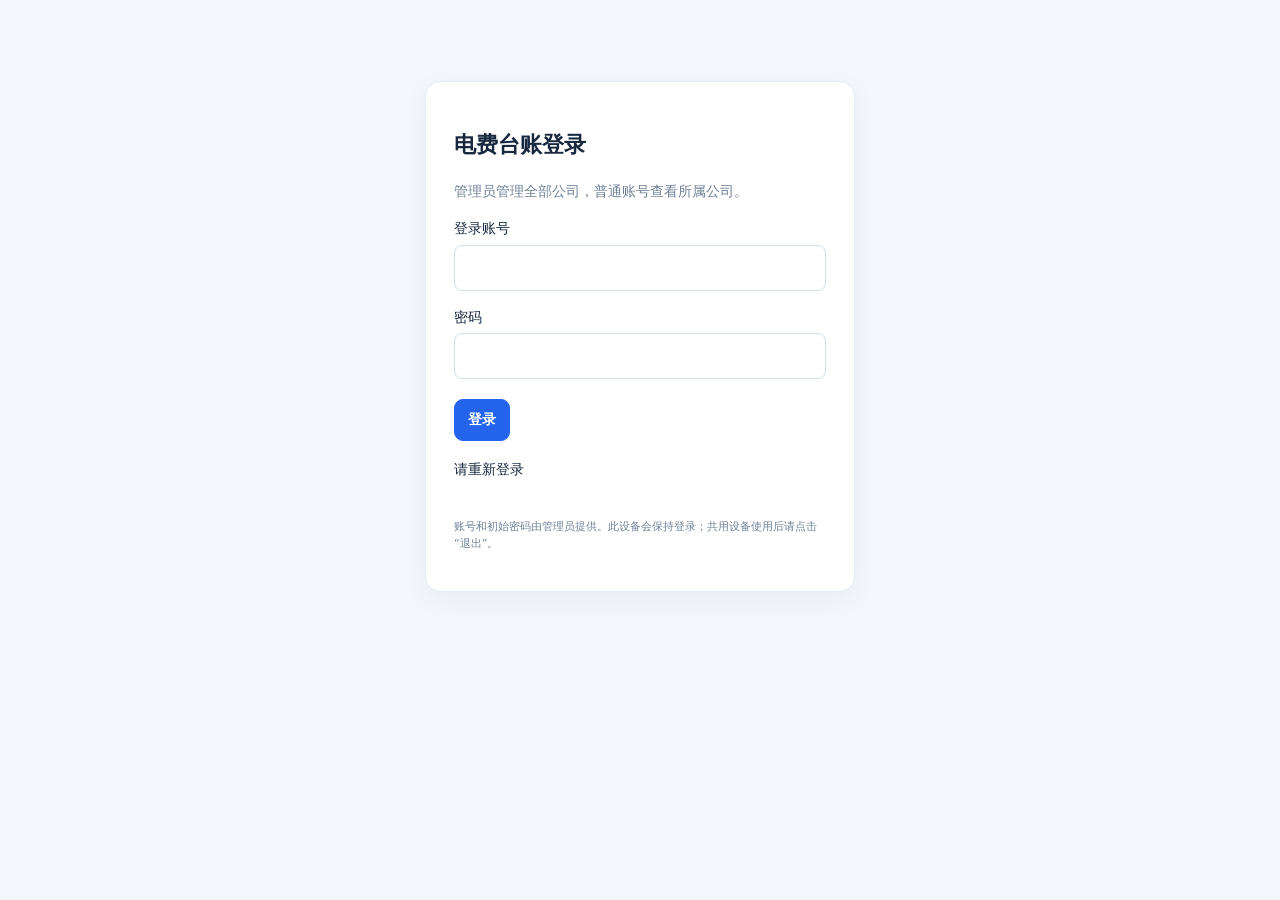
<file: index.html>
<!doctype html>
<html lang="zh-CN">
<head>
<meta charset="utf-8"><meta name="viewport" content="width=device-width, initial-scale=1">
<meta name="theme-color" content="#f3f6fa"><title>电费月度计算与记录</title>
<style>
:root{--ink:#17283f;--muted:#708198;--line:#e5ebf2;--paper:#fff;--bg:#f3f6fa;--blue:#2463eb;--blue2:#eaf1ff;--mint:#078c76;--mintbg:#e7f7f3;--orange:#d77924;--shadow:0 8px 28px #1934560b}*{box-sizing:border-box}body{margin:0;background:var(--bg);color:var(--ink);font:14px/1.55 "Microsoft YaHei", "PingFang SC", system-ui, sans-serif}button,input,select{font:inherit}button{cursor:pointer}.shell{max-width:1440px;margin:auto;padding:26px 30px 48px}.topbar{display:flex;align-items:center;justify-content:space-between;margin-bottom:22px}.brand{display:flex;align-items:center;gap:13px}.brandmark{width:42px;height:42px;display:grid;place-items:center;border-radius:13px;background:var(--blue);color:white;font-weight:800;font-size:20px;box-shadow:0 5px 14px #2463eb40}.brand h1{font-size:19px;margin:0;letter-spacing:.3px}.brand p{margin:2px 0 0;color:var(--muted);font-size:12px}.top-actions{flex-wrap:wrap;display:flex;align-items:center;gap:9px}.pill{color:#65768b;background:#fff;border:1px solid var(--line);border-radius:20px;padding:8px 12px;font-size:12px}.btn{border:1px solid var(--line);background:white;color:var(--ink);border-radius:9px;padding:9px 13px;font-weight:600}.btn:hover{border-color:#9db7e9;background:#f9fbff}.btn.primary{background:var(--blue);color:white;border-color:var(--blue)}.btn.primary:hover{background:#1854d5}.btn.ghost{color:var(--blue);border-color:#d5e2ff;background:#f8faff}.btn.small{padding:6px 9px;font-size:12px}.layout{display:grid;grid-template-columns:1fr;gap:16px}.panel{background:var(--paper);border:1px solid var(--line);border-radius:15px;box-shadow:var(--shadow)}.companybar{display:flex;align-items:center;gap:15px;padding:17px 20px}.companybar label{color:var(--muted);font-size:12px}.companybar select{min-width:260px;border:1px solid var(--line);background:white;border-radius:9px;padding:10px 36px 10px 12px;color:var(--ink);font-weight:700}.companymeta{font-size:12px;color:var(--muted)}.grow{flex:1}.overview{padding:20px 22px 16px;overflow:hidden;background:linear-gradient(115deg,#fff 60%,#f4f8ff)}.overviewhead{display:flex;align-items:center;justify-content:space-between;margin-bottom:17px}.overline{display:flex;gap:8px;align-items:center;color:var(--muted);font-size:12px}.dot{width:7px;height:7px;border-radius:50%;background:var(--mint)}.kpis{display:grid;grid-template-columns:repeat(3,1fr);gap:13px}.kpi{padding:14px 16px;border:1px solid var(--line);border-radius:12px;background:#ffffffc9}.kpi .label{color:var(--muted);font-size:12px;display:flex;align-items:center;gap:7px}.kpi .value{font-size:26px;font-weight:750;letter-spacing:-.6px;margin-top:7px}.kpi .unit{font-size:12px;font-weight:500;color:var(--muted);margin-left:5px;letter-spacing:0}.kpi .hint{font-size:11px;color:#8796a8;margin-top:3px}.kpi.blue .value{color:var(--blue)}.kpi.green .value{color:var(--mint)}.sectionhead{display:flex;align-items:center;gap:10px;margin:0 0 14px}.sectionhead h2{margin:0;font-size:15px}.sectionhead p{margin:0;color:var(--muted);font-size:12px}.sectionhead .grow{flex:1}.columns{display:grid;grid-template-columns:1fr;gap:16px;align-items:start}.pad{padding:19px 20px}.formtop{display:flex;gap:12px;align-items:end;flex-wrap:wrap;margin:14px 0 12px}.field{display:flex;flex-direction:column;gap:5px}.field label{font-size:11px;color:var(--muted)}.field input,.field select{width:140px;border:1px solid var(--line);border-radius:8px;padding:8px 9px;color:var(--ink);background:#fff;outline:none}.field input:focus,.field select:focus{border-color:#8caef7;box-shadow:0 0 0 3px #2463eb14}.field input[readonly]{background:#f5f7fa;color:#58697d}.field.compact input{width:95px}.field.rate input{width:100px}.formula{font-size:11px;color:#73839a;background:#f6f8fb;border-radius:8px;padding:8px 10px;margin-bottom:11px}.formula b{color:#40546f;font-weight:650}.meterwrap{overflow:auto;border:1px solid var(--line);border-radius:10px}.meters{border-collapse:collapse;width:100%;min-width:600px}.meters th{font-size:11px;color:#7c8ba0;background:#f7f9fc;text-align:left;font-weight:650;padding:9px 10px;white-space:nowrap}.meters td{padding:8px 10px;border-top:1px solid #edf1f5;white-space:nowrap}.meters input{width:100px;border:1px solid #e4eaf1;border-radius:7px;padding:6px 7px;color:var(--ink);outline:none}.meters input:focus{border-color:#8caef7}.metername{font-weight:650}.badge{font-size:10px;border-radius:12px;background:#edf3ff;color:#3c66bd;padding:3px 7px}.badge.hv{background:#f0edff;color:#7355b5}.reading-ro{background:#f6f8fa!important;color:#79879a!important}.calc{color:#226bb9;font-variant-numeric:tabular-nums}.remove{border:0;background:none;color:#a4afbd;padding:3px;font-size:17px}.remove:hover{color:#d44}.formfoot{display:flex;align-items:center;gap:9px;margin-top:12px}.livecalc{margin-left:auto;color:var(--muted);font-size:12px;text-align:right}.livecalc b{color:var(--ink);font-size:14px}.notice{font-size:11px;color:#8290a1;margin-top:10px}.history-query{padding-bottom:17px;margin-bottom:18px;border-bottom:1px solid var(--line)}.history-controls{margin:10px 0}.history-controls .field select{width:180px}.history-summary{display:flex;align-items:center;gap:8px;flex-wrap:wrap;color:var(--muted);font-size:11px;padding-top:17px}.history-summary b{color:var(--ink);font-size:12px}.history-table{min-width:610px}.history-table td{font-variant-numeric:tabular-nums}.records-head{display:flex;align-items:center;gap:9px;margin-bottom:12px}.records-head h2{font-size:15px;margin:0}.records-head span{font-size:11px;color:var(--muted)}.records{overflow-x:auto!important;border:1px solid var(--line);border-radius:10px;overflow:hidden}.records table{border-collapse:collapse;width:100%;font-size:12px}.records th{text-align:left;padding:9px 10px;color:#74839a;background:#f7f9fc;font-weight:600;white-space:nowrap}.records td{padding:9px 10px;border-top:1px solid #edf1f5;white-space:nowrap;font-variant-numeric:tabular-nums}.records tr:hover td{background:#fbfcff}.right{text-align:right}.empty{text-align:center;color:#8290a1;padding:26px!important}.footnote{font-size:11px;color:#8a97a8;margin-top:10px}.chartmodal{position:fixed;inset:0;background:#10243b66;display:none;align-items:center;justify-content:center;padding:22px;z-index:5}.chartmodal.open{display:flex}.chartbox{max-width:1100px;width:100%;max-height:92vh;overflow:auto;background:white;border-radius:17px;box-shadow:0 22px 70px #0c1a2f40;padding:22px}.charthead{display:flex;align-items:center;gap:12px;margin-bottom:12px}.charthead h2{font-size:17px;margin:0}.charthead p{margin:2px 0 0;color:var(--muted);font-size:12px}.charthead .grow{flex:1}.chartarea{height:430px;position:relative;border:1px solid var(--line);border-radius:12px;padding:9px;background:#fcfdff}.chartarea svg{width:100%;height:100%;display:block}.legend{display:flex;gap:20px;font-size:12px;color:#65768b;margin-top:12px}.legend i{display:inline-block;width:9px;height:9px;border-radius:50%;margin-right:6px}.legend .l1{background:#2463eb}.legend .l2{background:#e89342}.charttip{color:var(--muted);font-size:11px;margin-top:7px}.toast{position:fixed;bottom:24px;left:50%;transform:translateX(-50%);background:#14263c;color:white;border-radius:9px;padding:10px 15px;box-shadow:0 8px 25px #14263c44;opacity:0;pointer-events:none;transition:.2s;z-index:8}.toast.show{opacity:1}.smallmuted{font-size:11px;color:var(--muted)}.danger{color:#bc4f3d}.alertbox{margin-top:9px;font-size:12px}.alertbox:empty{display:none}.alertbox .warn{border:1px solid #f1d4a9;background:#fff9ed;color:#8a5a16;border-radius:8px;padding:8px 10px;margin-top:6px}.alertbox .ok{color:#078c76;padding:5px 2px}.hidden{display:none!important}@media(max-width:950px){.columns{grid-template-columns:1fr}.shell{padding:18px 14px 35px}.companybar{flex-wrap:wrap}.companybar select{min-width:200px}.kpi .value{font-size:22px}}@media(max-width:620px){.topbar{align-items:flex-start}.top-actions .pill{display:none}.top-actions{gap:6px}.top-actions .btn{font-size:12px;padding:8px}.brand h1{font-size:16px}.companybar select{flex:1}.companymeta{width:100%}.kpis{grid-template-columns:1fr}.kpi{padding:11px 13px}.kpi .value{font-size:21px}.pad{padding:15px 13px}.formtop{gap:9px}.field input{width:132px}.chartarea{height:330px}.charthead{align-items:flex-start}.charthead .btn{padding:7px 9px}}
</style>
<style>[hidden]{display:none!important}.auth{max-width:430px;margin:9vh auto;padding:28px}.auth h1{font-size:22px}.auth label{display:block;margin:16px 0 5px}.auth input{width:100%;padding:11px;border:1px solid #d5deeb;border-radius:8px}.auth .actions{display:flex;gap:10px;margin-top:20px}.auth p{color:#708198}.auth [role=status]{min-height:48px;margin-top:18px}.account-panel{margin-top:18px}.account-panel select{max-width:280px;padding:6px}.account-panel summary{cursor:pointer;font-weight:bold}.account-panel [role=status]{margin:10px 0}</style></head>
<body>
<section id="loginPanel" class="panel auth">
  <h1>电费台账登录</h1><p>管理员管理全部公司，普通账号查看所属公司。</p>
  <form id="loginForm">
    <label for="email">登录账号</label><input id="email" type="text" autocomplete="username" required>
    <label for="password">密码</label><input id="password" type="password" autocomplete="current-password" minlength="8" required>
    <div class="actions"><button id="loginButton" class="btn primary" disabled>登录</button></div>
  </form>
  <div id="loginStatus" role="status" aria-live="polite">正在连接后台…</div>
  <p class="smallmuted">账号和初始密码由管理员提供。此设备会保持登录；共用设备使用后请点击“退出”。</p>
</section>

<div id="workspace" hidden>
<div class="shell">
  <header class="topbar">
    <div class="brand"><div class="brandmark">电</div><div><h1>电费月度计算与记录</h1><p>多公司电量结算台账</p></div></div>
    <div class="top-actions"><span class="pill" id="accountInfo"></span><button class="btn" id="refreshData">刷新数据</button><button class="btn" id="logout">退出</button><button class="btn" id="exportExcelBtn">导出 Excel 月报</button><button class="btn" id="exportBtn">导出备份</button><button class="btn" id="importBtn" data-admin>恢复备份</button><input class="hidden" type="file" id="importFile" accept="application/json"></div>
  </header>
<p id="noCompany" class="panel pad" hidden>账号尚未分配公司，请联系管理员分配后点击“刷新数据”。</p>
  <main class="layout">
    <section class="panel companybar"><label for="companySelect">当前公司</label><select id="companySelect"></select><span id="companyMeta" class="companymeta"></span><span class="grow"></span><button class="btn ghost" id="chartBtn">▥　月度趋势图</button><button class="btn ghost" id="recordsBtn">☷　月度记录</button></section>
    <section class="panel overview">
      <div class="overviewhead"><div><div class="overline"><i class="dot"></i><span id="overviewCompany"></span><span>·</span><span id="latestMonth"></span></div></div><button class="btn small" id="historyChartBtn">查看电量与电费走势　↗</button></div>
      <div class="kpis">
        <div class="kpi blue"><div class="label">总表电量 <span class="badge">发电总量</span></div><div class="value" id="kpiGeneration">—<span class="unit">度</span></div><div class="hint">由总表各柜本期减上期并乘倍率汇总</div></div>
        <div class="kpi green"><div class="label">本月净使用电量</div><div class="value" id="kpiNet">—<span class="unit">度</span></div><div class="hint">总表电量 − 变压器上网电量 ± 结算修正</div></div>
        <div class="kpi"><div class="label">本月电费</div><div class="value" id="kpiBill">—<span class="unit">元</span></div><div class="hint" id="billHint">结算电量 × 电费单价</div></div>
      </div>
    </section>
    <div class="columns">
      <section class="panel pad">
        <div class="sectionhead"><h2>电表示数</h2><span class="badge" id="tableMode">录入模式</span><span class="grow"></span><span class="smallmuted" id="meterCount"></span></div>
        <div class="formtop">
          <div class="field"><label for="monthInput">选择月份（查询历史 / 录入本期）</label><input id="monthInput" type="month" value="2026-09"></div>
          <div class="field rate entryOnly"><label for="rateInput">电费单价（元/度）</label><input id="rateInput" type="number" min="0" step="0.001" value="0.42"></div>
          <div class="field compact entryOnly"><label for="adjustInput">结算修正（度）</label><input id="adjustInput" type="number" step="0.01" value="0"></div>
        </div>
        <div class="formula"><b>计算规则：</b>各柜电量＝（本期示数−上期示数）×综合倍率；总表电量＝总表柜电量之和；结算电量＝总表电量−变压器上网电量＋结算修正；电费＝结算电量×单价。历史记录沿用 Excel 结算金额。</div>
        <div class="history-summary" id="periodSummary"></div>
        <div class="meterwrap"><table class="meters"><thead><tr><th>电表 / 归属</th><th>上期示数</th><th>本期示数</th><th>综合倍率</th><th>本期电量</th><th>操作</th></tr></thead><tbody id="meterRows"></tbody></table></div>
        <div class="alertbox" id="alertBox" aria-live="polite"></div>
        <div class="formfoot entryOnly" id="entryTools"><button class="btn small" id="addMeterBtn">＋ 添加电表</button><button class="btn primary" id="saveBtn">保存本月结算</button><div class="livecalc" id="liveCalc">填写本期示数后自动计算</div></div>
        <div class="notice" id="tableNotice">上期示数由最近一次已保存的结算自动带入。结算修正用于对照 Excel 中的人工调整或特殊结算差额。</div>
      </section>
      
    </div>
<section class="panel pad">
  <div class="sectionhead"><h2>独立上网结算记录</h2><p>当前公司的上网电量、结算金额与确认收入</p></div>
  <div class="records"><table><thead><tr><th>月份</th><th>结算单元</th><th>上网电量（度）</th><th>结算金额（元）</th><th>售电收入（元）</th></tr></thead><tbody id="salesRows"></tbody></table></div>
</section>

  </main>
<details class="panel pad account-panel" data-admin hidden>
  <summary>账号与公司分配</summary>
  <form id="createCompanyForm" class="formtop">
    <div class="field"><label for="newCompanyName">新增公司名称</label><input id="newCompanyName" maxlength="100" required></div>
    <div class="field"><label for="newCompanyMonth">首个结算月份</label><input id="newCompanyMonth" type="month" min="2026-09" required></div>
    <button id="createCompanyButton" class="btn">新增公司</button>
  </form>
  <div id="createCompanyStatus" role="status" aria-live="polite"></div>
  <p>创建只读账号并分配公司，将初始密码单独告知对应用户。设为“未分配”可撤销台账访问权限。</p>
  <form id="createViewerForm" class="formtop">
    <div class="field"><label for="viewerEmail">新账号（英文字母/数字或邮箱）</label><input id="viewerEmail" type="text" autocomplete="off" required></div>
    <div class="field"><label for="viewerPassword">初始密码（8 至 128 位）</label><input id="viewerPassword" type="password" autocomplete="new-password" minlength="8" maxlength="128" required></div>
    <div class="field"><label for="viewerCompany">所属公司</label><select id="viewerCompany"></select></div>
    <button id="createViewerButton" class="btn primary">创建只读账号</button>
  </form>
  <div id="createViewerStatus" role="status" aria-live="polite"></div>
  <button class="btn small" id="refreshMembers">刷新账号列表</button>
  <button class="btn small" id="legacyImport">迁移本浏览器旧版记录</button>
  <div id="memberStatus" role="status" aria-live="polite"></div>
  <div class="records"><table><thead><tr><th>登录账号</th><th>权限 / 所属公司</th></tr></thead><tbody id="memberRows"></tbody></table></div>
</details>

</div>
<div class="chartmodal" id="recordsModal" role="dialog" aria-modal="true" aria-labelledby="recordsTitle"><section class="chartbox"><div class="charthead"><div><h2 id="recordsTitle">月度记录</h2><p id="recordsSubtitle"></p></div><span class="grow"></span><button class="btn" id="closeRecords">关闭</button></div><div class="records"><table><thead><tr><th>月份</th><th class="right">总表电量（度）</th><th class="right">上网电量（度）</th><th class="right">结算电量（度）</th><th class="right">电费（元）</th><th>操作</th></tr></thead><tbody id="recordRows"></tbody></table></div><div class="footnote">历史金额按原 Excel 记录保留；新增记录保存在云端，按账号所属公司授权查看。</div></section></div>
<div class="chartmodal" id="chartModal" role="dialog" aria-modal="true" aria-labelledby="chartTitle"><section class="chartbox"><div class="charthead"><div><h2 id="chartTitle">月度电量与电费趋势</h2><p id="chartSubtitle"></p></div><span class="grow"></span><button class="btn" id="closeChart">关闭</button></div><div class="chartarea" id="chartArea"></div><div class="legend"><span><i class="l1"></i>总表电量（度）</span><span><i class="l2"></i>电费（元）</span></div><div class="charttip">两条折线分别按各自刻度绘制，便于同时查看电量和金额的月度变化。只显示已有结算记录。</div></section></div>
<div class="toast" id="toast"></div>
</div><script type="module" src="./app.js"></script></body></html>
</file>
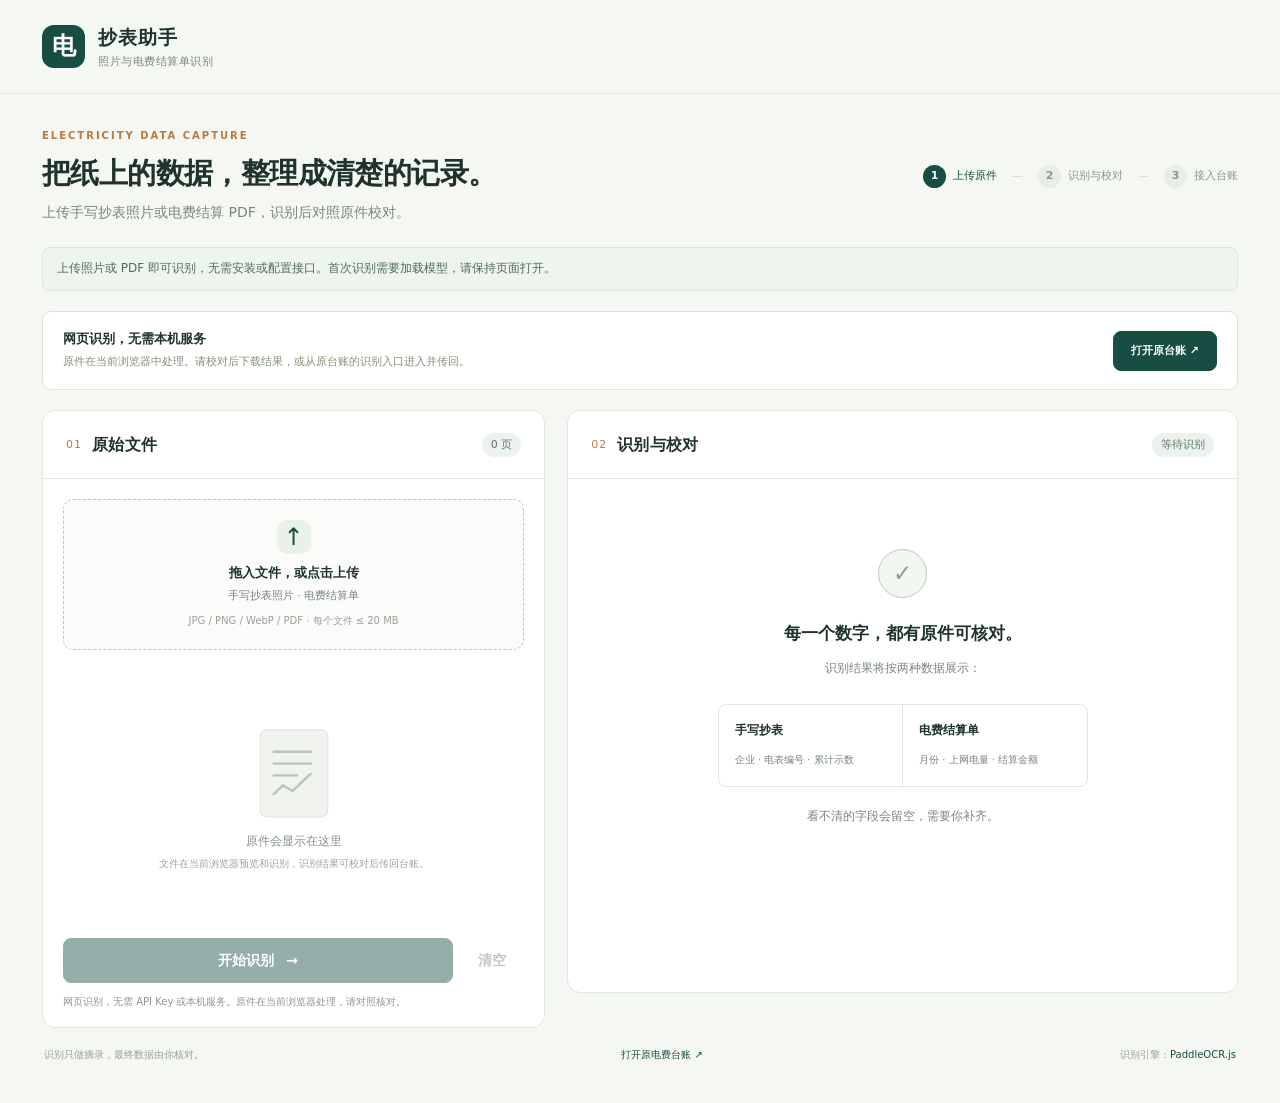
<file: recognize/index.html>
<!doctype html>
<html lang="zh-CN">
<head>
  <meta charset="utf-8"><meta name="viewport" content="width=device-width,initial-scale=1">
  <meta name="theme-color" content="#174d42"><meta name="description" content="上传手写抄表照片或电费结算 PDF，识别并核对数据，保存上网电量、结算金额与售电收入，原件在浏览器处理。"><title>抄表助手 · 照片与结算单识别</title>
  <link rel="stylesheet" href="app.css">
</head>
<body>
  <header class="topbar">
    <a class="brand" href="./"><span class="brandmark" aria-hidden="true">电</span><span><strong>抄表助手</strong><small>照片与电费结算单识别</small></span></a>
    <button hidden id="settingsButton" class="button secondary"><span aria-hidden="true">⚙</span> AI 接口设置 <i id="configDot"></i></button>
  </header>
  <main>
    <div class="intro"><div><p class="eyebrow">ELECTRICITY DATA CAPTURE</p><h1>把纸上的数据，整理成清楚的记录。</h1><p>上传手写抄表照片或电费结算 PDF，识别后对照原件校对。</p></div><div class="steps" aria-label="操作步骤"><span class="active"><b>1</b>上传原件</span><em>—</em><span><b>2</b>识别与校对</span><em>—</em><span><b>3</b>接入台账</span></div></div>
    <div id="status" class="status" role="status" aria-live="polite">上传照片或 PDF 即可识别，无需安装或配置接口。首次识别需要加载模型，请保持页面打开。</div>
    <section class="bookmark-install"><div><strong>网页识别，无需本机服务</strong><p>原件在当前浏览器中处理。请校对后下载结果，或从原台账的识别入口进入并传回。</p></div><a class="button primary" href="https://uxpeterongzbnn.github.io/electricity-ledger/" target="_blank" rel="noopener">打开原台账 ↗</a></section>
    <div class="workspace">
      <section class="card source-card" aria-labelledby="sourceTitle">
        <div class="cardhead"><div><span class="sectionnum">01</span><h2 id="sourceTitle">原始文件</h2></div><span id="pageCount" class="count">0 页</span></div>
        <label id="dropzone" class="dropzone" tabindex="0" role="button" aria-label="选择或拖入照片和 PDF"><span class="uploadicon" aria-hidden="true">↑</span><strong>拖入文件，或点击上传</strong><span>手写抄表照片 · 电费结算单</span><small>JPG / PNG / WebP / PDF · 每个文件 ≤ 20 MB</small><input id="files" type="file" accept="image/jpeg,image/png,image/webp,application/pdf,.pdf" multiple hidden></label>
        <div id="fileList" class="filelist" aria-label="已上传页面"></div>
        <div id="previewEmpty" class="preview-empty"><svg viewBox="0 0 160 140" width="160" height="140" aria-hidden="true"><rect x="37" y="15" width="86" height="111" rx="8" fill="#f0f3ee" stroke="#d3dcd5"/><path d="M54 43h48M54 58h48M54 73h30M54 97l12-11 12 7 23-22" fill="none" stroke="#b6c6ba" stroke-width="3" stroke-linecap="round"/></svg><p>原件会显示在这里</p><small>文件在当前浏览器预览和识别，识别结果可校对后传回台账。</small></div>
        <div id="preview" class="preview" hidden><div class="previewbar"><span id="previewName"></span><a id="viewOriginal" target="_blank" rel="noopener">查看大图 ↗</a></div><div class="imageframe"><img id="previewImage" alt="待核对的原始文件页面"></div></div>
        <div class="source-actions"><button id="recognizeButton" class="button primary" disabled>开始识别 <span aria-hidden="true">→</span></button><button id="cancelButton" class="button secondary" hidden>停止识别</button><button id="clearButton" class="button text" disabled>清空</button></div>
        <p id="sendTo" class="smallnote">支持 OpenAI 兼容的视觉接口。API Key 仅保留在当前页面内存中。</p>
      </section>
      <section class="card results-card" aria-labelledby="resultTitle">
        <div class="cardhead"><div><span class="sectionnum">02</span><h2 id="resultTitle">识别与校对</h2></div><span id="resultCount" class="count">等待识别</span></div>
        <div id="resultEmpty" class="result-empty"><span class="checkicon" aria-hidden="true">✓</span><h3>每一个数字，都有原件可核对。</h3><p>识别结果将按两种数据展示：</p><div class="types"><div><b>手写抄表</b><span>企业 · 电表编号 · 累计示数</span></div><div><b>电费结算单</b><span>月份 · 上网电量 · 结算金额</span></div></div><p class="muted">看不清的字段会留空，需要你补齐。</p></div>
        <div id="results" hidden><p class="reviewnote">请对照左侧原件核对。累计示数与当月电量分别保留；PDF 售电收入不直接替代台账用电电费。</p><div id="resultBody"></div><label class="confirm"><input type="checkbox" id="reviewed">我已对照原件核对本次识别结果</label><div class="result-actions"><button id="downloadButton" class="button secondary" disabled>下载校对结果</button><button id="handoffButton" class="button primary" disabled>传回原网站填入 →</button></div><p id="bridgeStatus" class="smallnote">请核对结果后勾选确认。单独打开本页时，可下载校对结果。</p></div>
      </section>
    </div>
    <section hidden><button id="exportSales"></button><div id="salesList"></div></section>
    <footer><span>识别只做摘录，最终数据由你核对。</span><a href="https://uxpeterongzbnn.github.io/electricity-ledger/" target="_blank" rel="noopener">打开原电费台账 ↗</a><span>识别引擎：<a href="https://github.com/PaddlePaddle/PaddleOCR/tree/main/paddleocr-js" target="_blank" rel="noopener">PaddleOCR.js</a></span></footer>
  </main>
  <dialog id="settingsDialog"><form id="settingsForm"><div class="dialoghead"><div><p class="eyebrow">AI CONNECTION</p><h2>配置已有的 AI 接口</h2></div><button type="button" id="closeSettings" class="iconbutton" aria-label="关闭接口设置">×</button></div><p class="muted">接口需兼容 Chat Completions，并支持图片输入。</p><label class="field">接口基础地址<input id="apiBase" type="url" placeholder="https://你的服务地址/v1" autocomplete="off" required><small>也可填写完整的 /chat/completions 地址。</small></label><label class="field">视觉模型名称<input id="apiModel" placeholder="填写服务商提供的视觉模型 ID" autocomplete="off" required></label><label class="field">API Key<input id="apiKey" type="password" placeholder="在这里输入，无需发到聊天中" autocomplete="off"><small>仅保留在页面内存中，刷新或关闭后清除。</small></label><p class="privacy">识别时，所选页面会发送至你填写的服务地址，费用由该服务按实际调用收取。接口需允许浏览器跨域访问（CORS）。</p><p id="settingsError" class="error" role="alert"></p><button class="button primary" type="submit">应用设置</button></form></dialog>
  <script type="module" src="app.mjs"></script>
</body>
</html>
</file>
<file: recognize/app.css>
:root{--ink:#1f332c;--muted:#78867d;--line:#e1e7e1;--paper:#fff;--bg:#f5f7f3;--green:#174d42;--soft:#ecf3ee;--orange:#bb7840}*{box-sizing:border-box}body{margin:0;color:var(--ink);background:var(--bg);font:14px/1.65 "Microsoft YaHei","PingFang SC",system-ui,sans-serif}button,input,select{font:inherit}button,a,input{touch-action:manipulation}button{cursor:pointer}button:disabled{cursor:not-allowed;opacity:.45}a{color:var(--green);text-decoration:none}a:hover{text-decoration:underline}button:focus-visible,a:focus-visible,[tabindex]:focus-visible,input:focus-visible{outline:3px solid #c6aa71;outline-offset:3px}[hidden]{display:none!important}.topbar{height:94px;max-width:1500px;margin:auto;display:flex;align-items:center;justify-content:space-between;padding:0 42px;border-bottom:1px solid var(--line)}.brand{display:flex;align-items:center;gap:13px;color:var(--ink)}.brand:hover{text-decoration:none}.brandmark{width:43px;height:43px;border-radius:12px;background:var(--green);color:#fff;display:grid;place-items:center;font-size:24px;font-weight:700}.brand strong{font-size:19px;letter-spacing:1px}.brand small{display:block;color:var(--muted);font-size:11px;letter-spacing:.5px}.button{border:1px solid var(--line);border-radius:8px;padding:10px 17px;font-weight:600;display:inline-flex;align-items:center;justify-content:center;gap:12px;transition:background .15s}.button.primary{background:var(--green);border-color:var(--green);color:#fff}.button.primary:hover:enabled{background:#216253}.button.secondary{background:#fff;color:var(--ink)}.button.secondary:hover:enabled{background:#f5f8f3}.button.text{background:transparent;border-color:transparent;color:var(--muted)}#configDot{height:6px;width:6px;background:#b5beb8;border-radius:50%}#configDot.ready{background:#2f9b6a}main{max-width:1500px;margin:auto;padding:34px 42px 20px}.intro{display:flex;align-items:center;justify-content:space-between;gap:30px;margin-bottom:23px}.eyebrow{font-size:10px;letter-spacing:2px;color:var(--orange);font-weight:700;margin:0 0 8px}h1{font-size:29px;line-height:1.4;letter-spacing:-.6px;margin:0 0 8px}.intro p:last-child{color:var(--muted);margin:0}.steps{display:flex;align-items:center;gap:15px;white-space:nowrap;font-size:11px;color:#89968e}.steps span{display:flex;align-items:center;gap:7px}.steps b{font-weight:600;width:23px;height:23px;background:#e8ede6;border-radius:50%;display:grid;place-items:center}.steps .active{color:var(--green)}.steps .active b{background:var(--green);color:#fff}.steps em{font-style:normal;color:#d0d9cf}.status{padding:11px 14px;border:1px solid #dce7de;border-radius:8px;background:#eef4ee;color:#506b58;font-size:12px;margin-bottom:20px}.status.error{background:#fff4ee;border-color:#eed5c3;color:#a35830}.workspace{display:grid;grid-template-columns:minmax(340px,.9fr) minmax(480px,1.2fr);gap:22px;align-items:start}.card{border:1px solid var(--line);border-radius:13px;background:var(--paper);overflow:hidden;min-width:0}.cardhead{height:68px;padding:0 23px;border-bottom:1px solid var(--line);display:flex;align-items:center;justify-content:space-between}.cardhead>div{display:flex;align-items:center;gap:10px}.sectionnum{font-size:11px;letter-spacing:1px;color:var(--orange)}h2{font-size:16px;margin:0;letter-spacing:.3px}.count{font-size:11px;background:var(--soft);border-radius:20px;padding:3px 9px;color:#607566}.dropzone{margin:20px;border:1px dashed #b8c9bb;border-radius:10px;background:#fbfcfa;display:flex;align-items:center;flex-direction:column;padding:20px 10px;cursor:pointer;gap:3px}.dropzone:hover,.dropzone.dragging{border-color:var(--green);background:#f0f6ef}.uploadicon{height:34px;width:34px;border-radius:10px;background:#e9f1e8;color:var(--green);font-size:24px;font-weight:400;display:grid;place-items:center;line-height:1;margin-bottom:5px}.dropzone strong{font-size:13px}.dropzone span:not(.uploadicon){font-size:11px;color:var(--muted)}.dropzone small{font-size:10px;color:#97a299;margin-top:5px}.filelist{display:flex;flex-wrap:wrap;gap:6px;padding:0 20px}.fileitem{display:flex;gap:5px;align-items:center;font-size:11px;max-width:100%;border:1px solid var(--line);background:#fff;border-radius:6px;padding:5px 8px;color:var(--muted)}.fileitem.selected{border-color:#5e8e72;background:#edf5ee;color:var(--green)}.fileitem span{overflow:hidden;text-overflow:ellipsis;white-space:nowrap;max-width:180px}.fileitem i{font-style:normal;font-size:10px}.preview-empty{min-height:250px;display:flex;align-items:center;justify-content:center;flex-direction:column;text-align:center;padding:15px 30px}.preview-empty svg{height:110px;width:130px}.preview-empty p{margin:4px 0;color:#859189;font-size:12px}.preview-empty small{color:#9aa59c;font-size:10px;max-width:270px}.preview{margin:15px 20px 0}.previewbar{display:flex;justify-content:space-between;gap:15px;font-size:10px;margin-bottom:8px;color:var(--muted)}.previewbar span{overflow:hidden;text-overflow:ellipsis;white-space:nowrap}.previewbar a{white-space:nowrap}.imageframe{height:435px;display:flex;align-items:flex-start;justify-content:center;overflow:auto;background:#e9ece6;border:1px solid var(--line);border-radius:8px;padding:10px}.imageframe img{display:block;max-width:100%;height:auto}.source-actions{display:flex;align-items:center;gap:7px;padding:18px 20px 0}.source-actions .primary{flex:1}.smallnote{font-size:10px;color:#8b978e;margin:10px 20px 17px;line-height:1.7}.result-empty{min-height:513px;padding:70px 35px 40px;text-align:center}.checkicon{height:49px;width:49px;border:1px solid #b5cdbb;border-radius:50%;display:grid;place-items:center;margin:auto;color:#7da38a;font-size:23px;background:#f3f7f1}.result-empty h3{font-size:17px;font-weight:600;margin:21px 0 8px}.result-empty p{font-size:12px;color:var(--muted)}.types{display:flex;margin:25px auto 20px;max-width:370px;text-align:left;border:1px solid var(--line);border-radius:8px}.types>div{flex:1;padding:16px}.types>div+div{border-left:1px solid var(--line)}.types b{display:block;font-size:12px;margin-bottom:6px}.types span{font-size:10px;color:var(--muted)}.muted{color:var(--muted);font-size:12px}.reviewnote{font-size:11px;color:#7c876a;background:#f7f7ec;padding:11px 14px;margin:17px 20px;border-radius:7px}.result-section{padding:0 20px 12px}.result-section h3{font-size:13px;margin:14px 0 3px}.source-label{font-size:10px;color:var(--muted);margin:0 0 10px}.tablewrap{overflow:auto;border:1px solid var(--line);border-radius:7px}table{border-collapse:collapse;width:100%;font-size:11px}th{text-align:left;color:#748376;font-weight:500;white-space:nowrap;background:#f5f7f2;padding:8px}td{border-top:1px solid var(--line);padding:6px}td input{min-width:75px;max-width:100%;width:100%;border:1px solid #e1e7e1;padding:6px;border-radius:5px;font-size:11px;color:var(--ink);background:#fff}td input[type=number]{min-width:95px;font-variant-numeric:tabular-nums}.missing{border-color:#d99353!important;background:#fffaf2!important}.row-note,.warnings{font-size:10px;color:#b07235;margin:6px 0}.billbox{border:1px solid var(--line);border-radius:8px;padding:13px;margin:10px 0}.billbox .titleinput{font-size:12px;font-weight:600;width:100%;border:0;border-bottom:1px solid var(--line);padding:6px 0 9px;color:var(--ink);border-radius:0}.billfields{display:grid;grid-template-columns:repeat(3,1fr);gap:10px;margin-top:12px}.billfields label{font-size:10px;color:var(--muted);display:flex;flex-direction:column;gap:3px}.billfields input{width:100%;min-width:0;padding:6px;border:1px solid var(--line);border-radius:5px;color:var(--ink);font-size:12px}.confirm{display:flex;gap:8px;align-items:flex-start;font-size:11px;margin:17px 20px 12px;color:#617466}.confirm input{accent-color:var(--green);margin-top:4px}.result-actions{display:flex;justify-content:flex-end;gap:8px;padding:0 20px}.empty-found{color:var(--muted);font-size:12px;padding:10px 0}footer{display:flex;justify-content:space-between;color:#97a198;font-size:10px;padding:19px 2px}dialog{border:1px solid var(--line);border-radius:14px;padding:25px;width:min(480px,calc(100% - 30px));box-shadow:0 24px 80px #17372a33;color:var(--ink)}dialog::backdrop{background:#192d2455;backdrop-filter:blur(3px)}.dialoghead{display:flex;justify-content:space-between;align-items:center}.dialoghead h2{font-size:19px}.iconbutton{border:0;background:none;font-size:25px;color:#8c978f;padding:3px 7px}.field{display:flex;flex-direction:column;gap:6px;font-size:12px;margin-top:17px}.field input{border:1px solid #d3dfd5;border-radius:7px;padding:10px;color:var(--ink);outline:none;width:100%}.field input:focus{border-color:var(--green)}.field small{font-size:10px;color:var(--muted)}.privacy{background:#f4f6f0;padding:11px;border-radius:7px;font-size:10px;color:#77846f;margin:18px 0}.error{color:#ac5a35;font-size:11px}dialog .button.primary{width:100%}@media(min-width:1500px){.imageframe{height:510px}}@media(max-width:1100px){.steps{display:none}.workspace{grid-template-columns:minmax(300px,.9fr) minmax(400px,1.1fr)}main{padding:28px 25px}.topbar{padding:0 25px}.cardhead{padding:0 18px}h1{font-size:26px}}@media(max-width:800px){.workspace{grid-template-columns:1fr}.intro{margin-bottom:18px}h1{font-size:23px}.topbar{height:80px;padding:0 18px}main{padding:25px 14px}.brand strong{font-size:17px}.brand small{font-size:10px}.topbar .button{font-size:11px;padding:9px}.result-empty{min-height:300px;padding:35px 20px}.preview-empty{min-height:190px}.imageframe{height:380px}.billfields{grid-template-columns:repeat(2,1fr)}footer{gap:15px}.intro p:last-child{font-size:12px}}
.bookmark-install{display:flex;align-items:center;gap:18px;background:#fff;border:1px solid #dce6d5;border-radius:9px;padding:15px 20px;margin-bottom:20px}.bookmark-install>div{flex:1}.bookmark-install strong{font-size:13px}.bookmark-install p{font-size:11px;color:#829075;margin:3px 0}.bookmark-install>a:last-child{font-size:11px;white-space:nowrap}@media(max-width:800px){.bookmark-install{flex-wrap:wrap}.bookmark-install>div{flex-basis:100%}}
.companyfield{display:flex;flex-direction:column;font-size:11px;color:var(--muted);gap:5px;margin-top:10px}.companyfield input{border:1px solid var(--line);border-radius:5px;padding:7px;color:var(--ink)}.bill-actions{display:flex;flex-wrap:wrap;gap:7px;margin-top:12px}.bill-actions .button{padding:7px 10px;font-size:11px}.saved-sales{margin-top:22px}.saved-sales #salesList{padding:0 20px 20px}.sales-empty{font-size:12px;color:var(--muted);margin:0}
</file>
